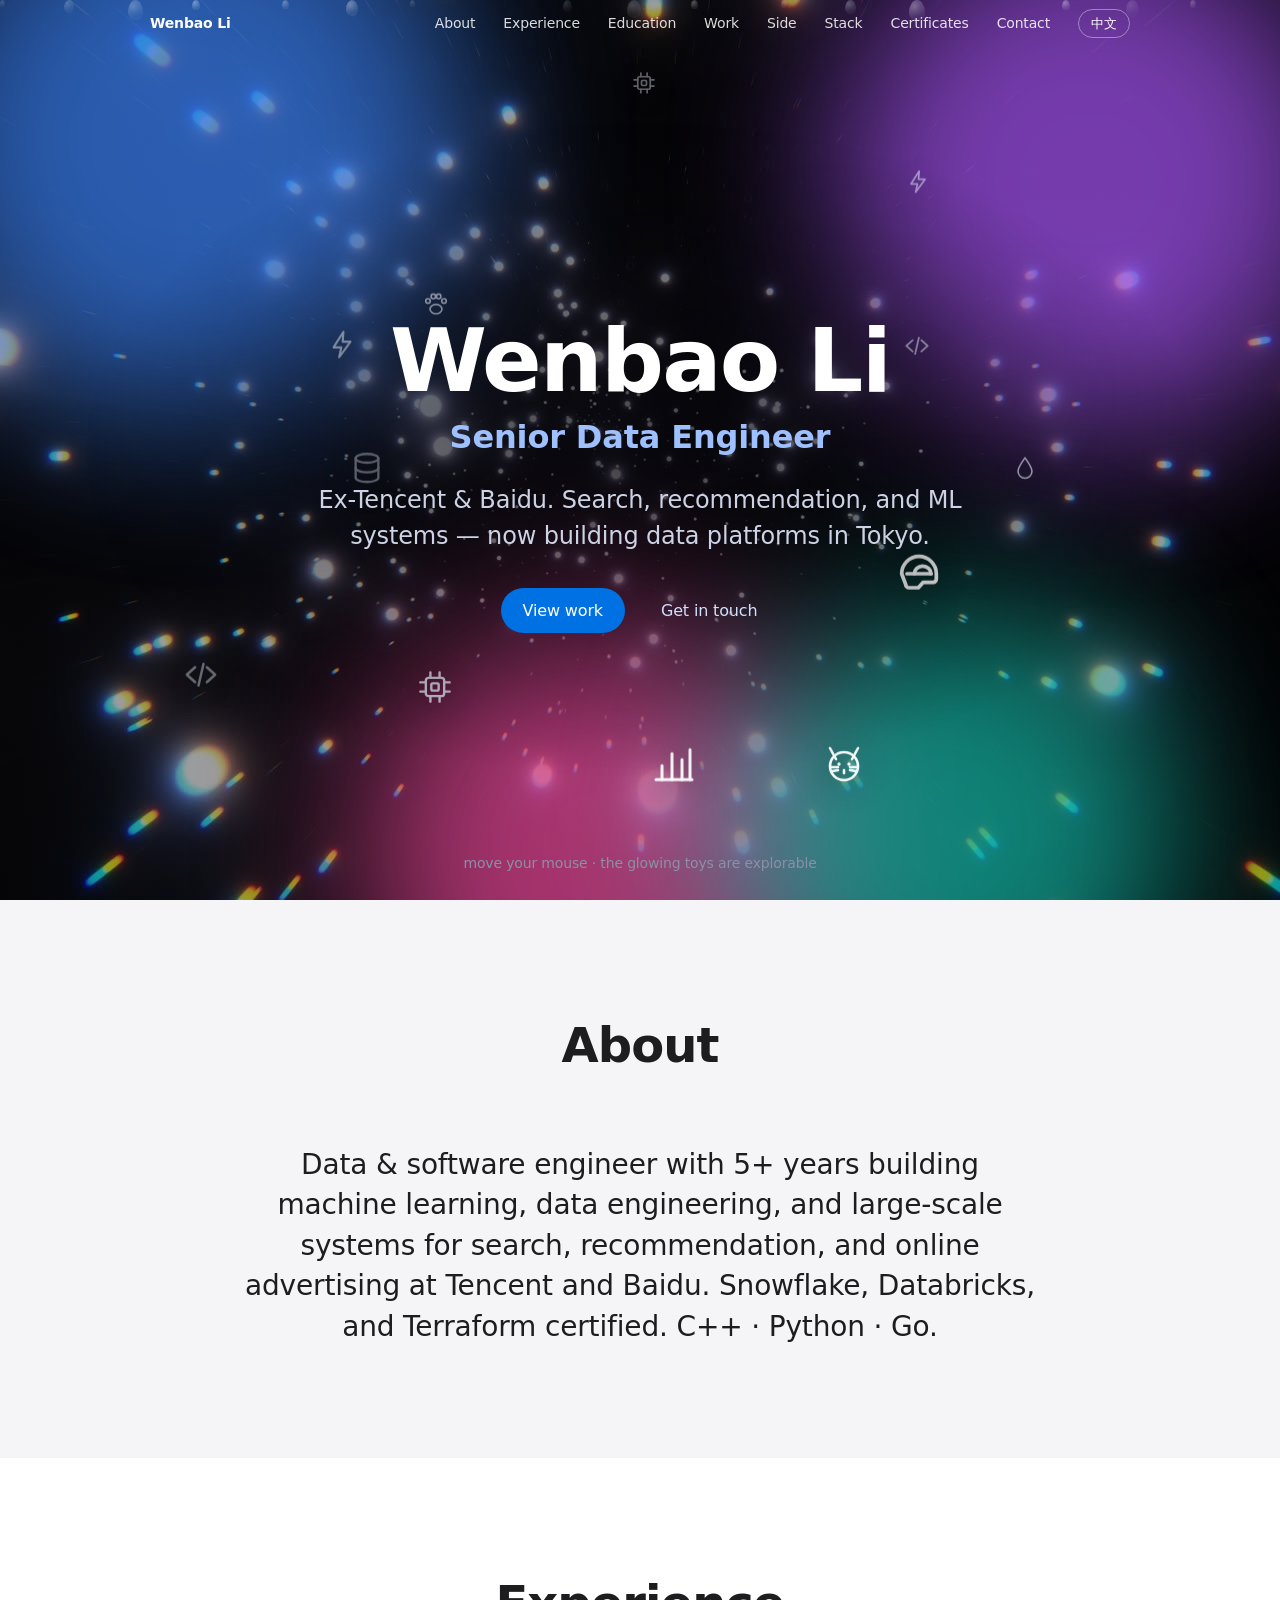
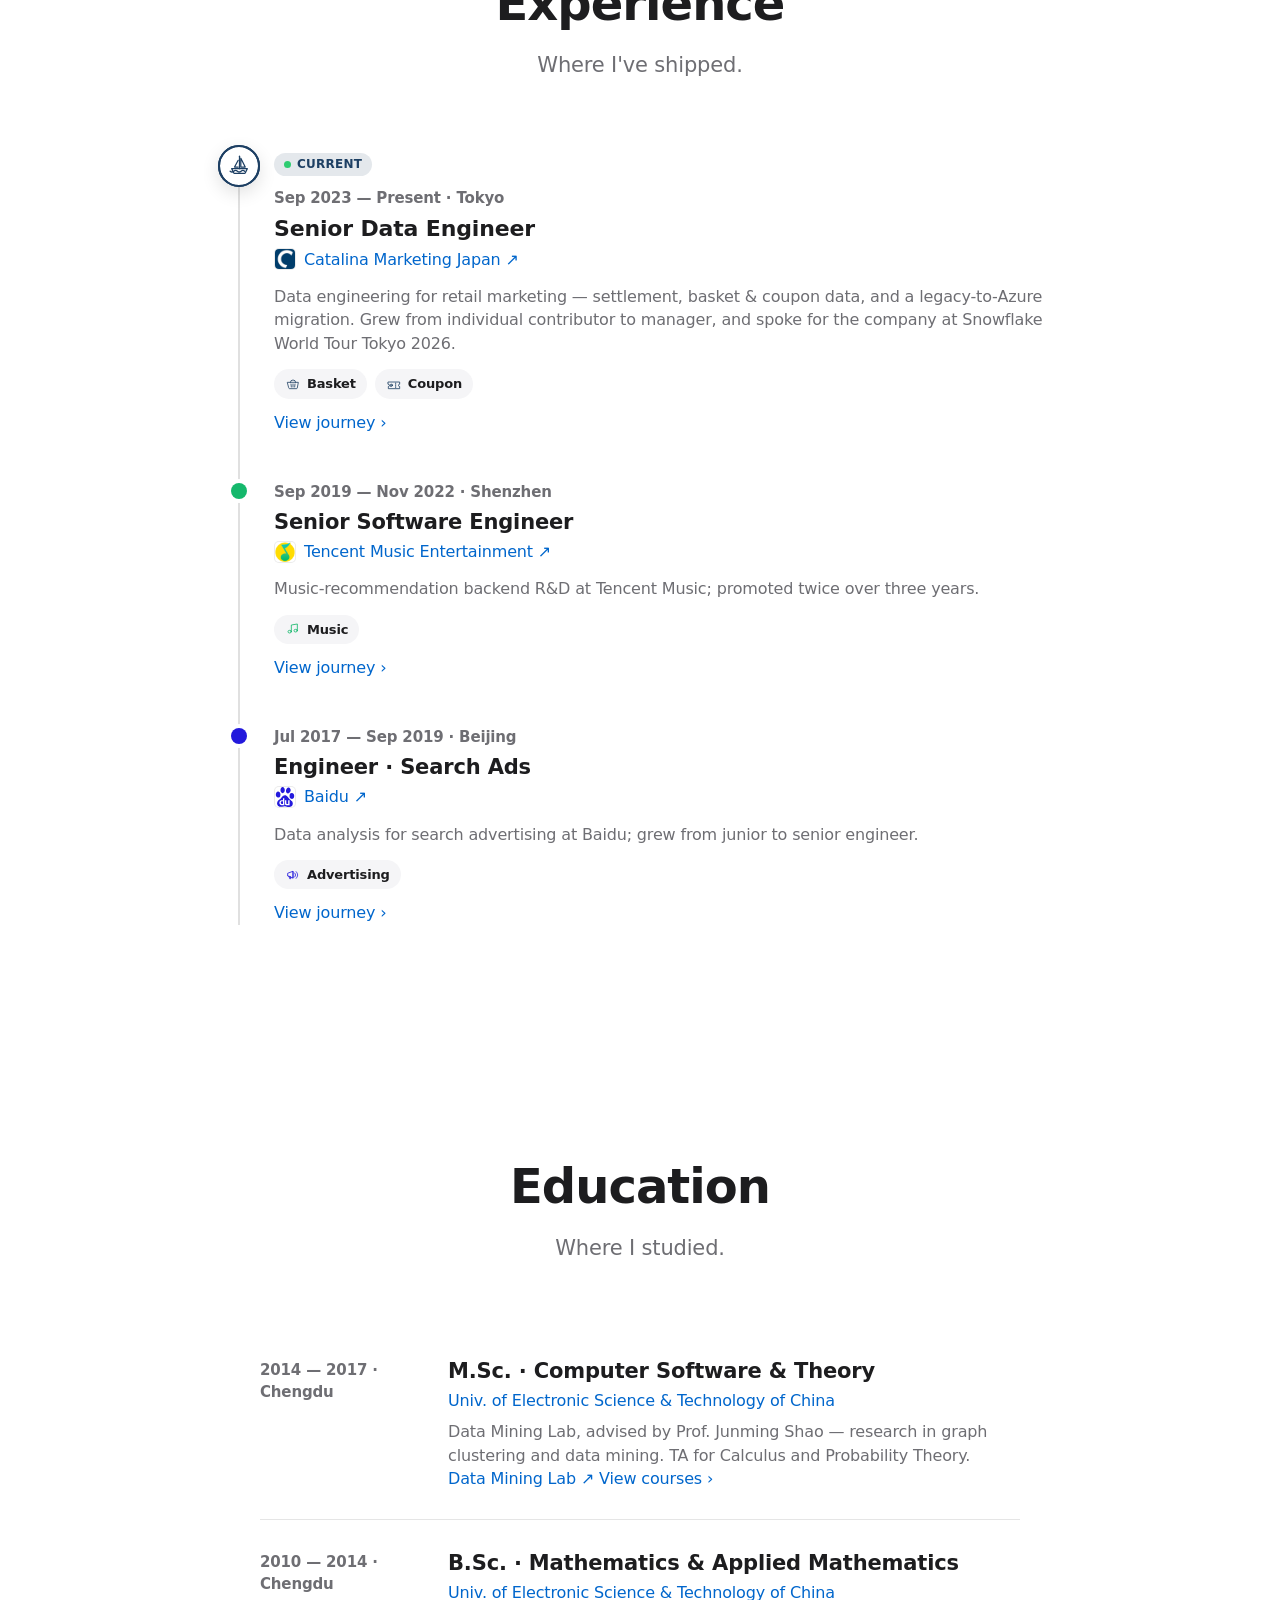
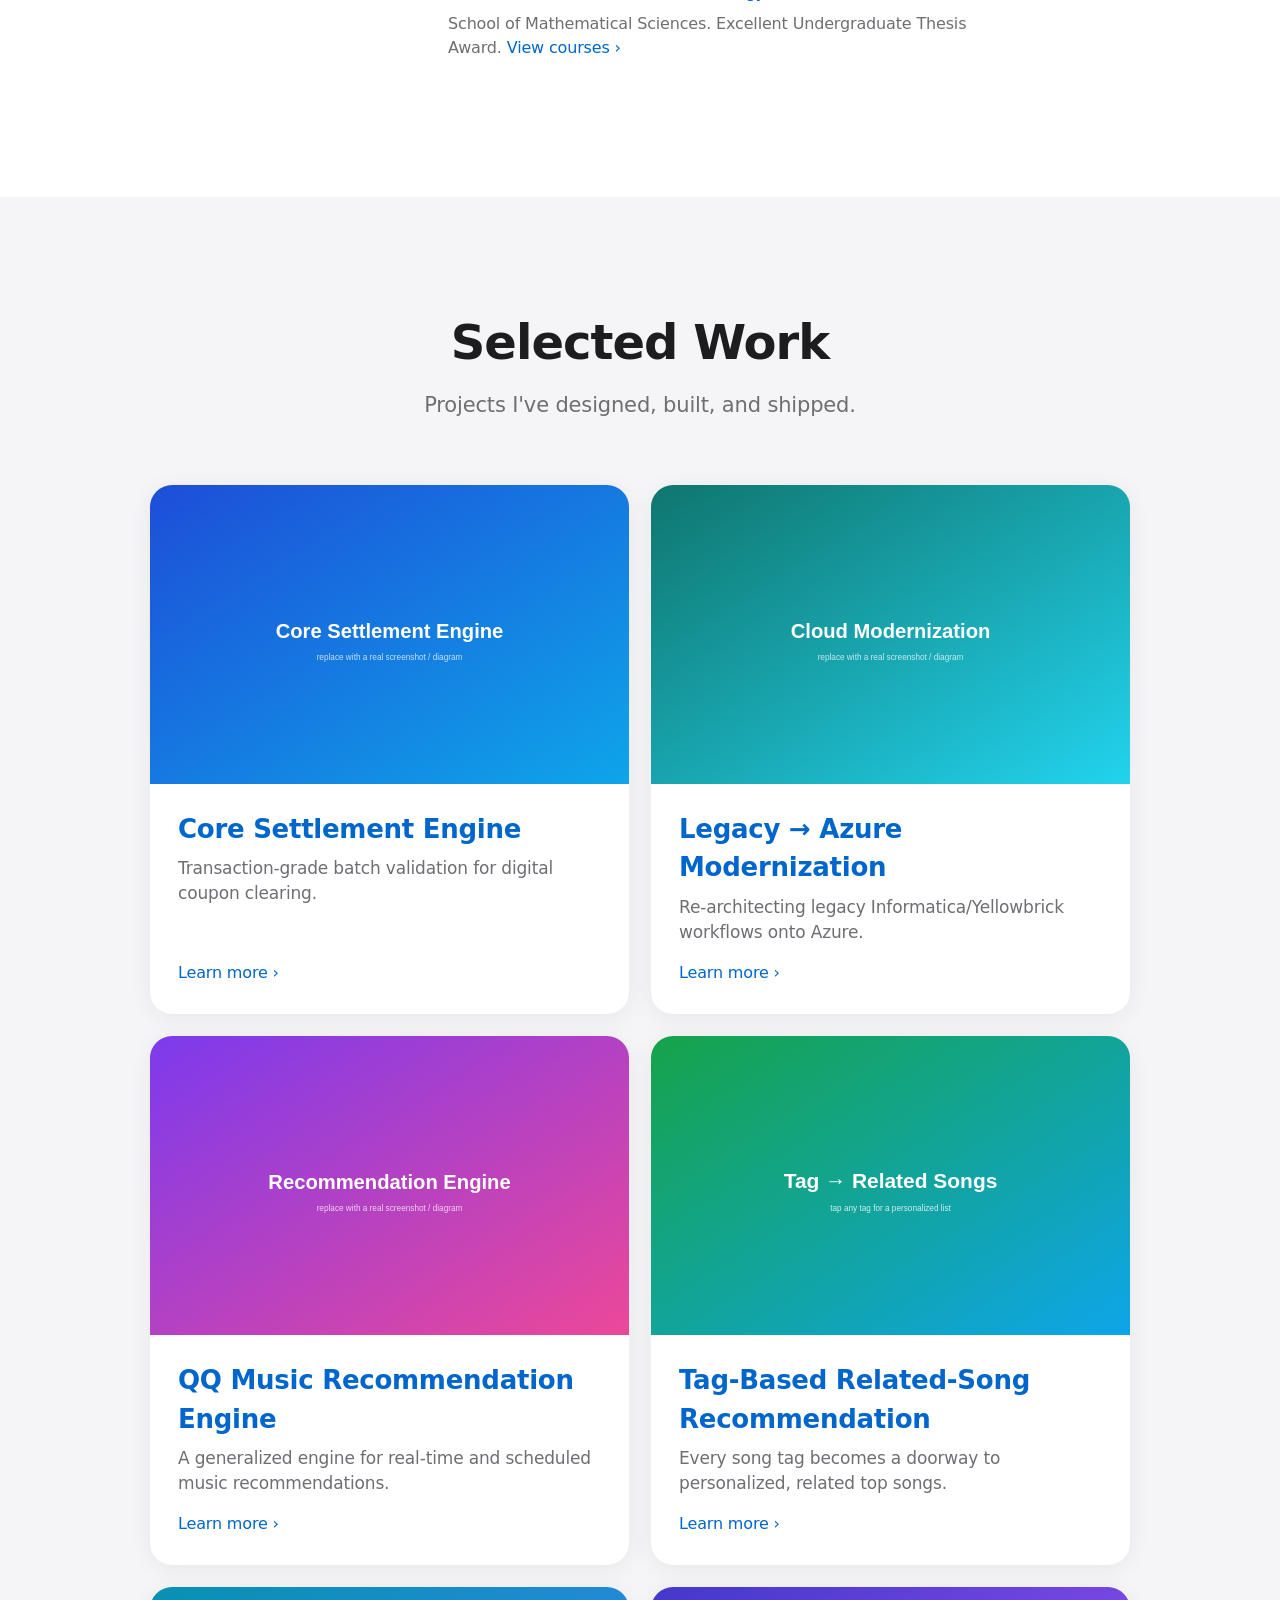
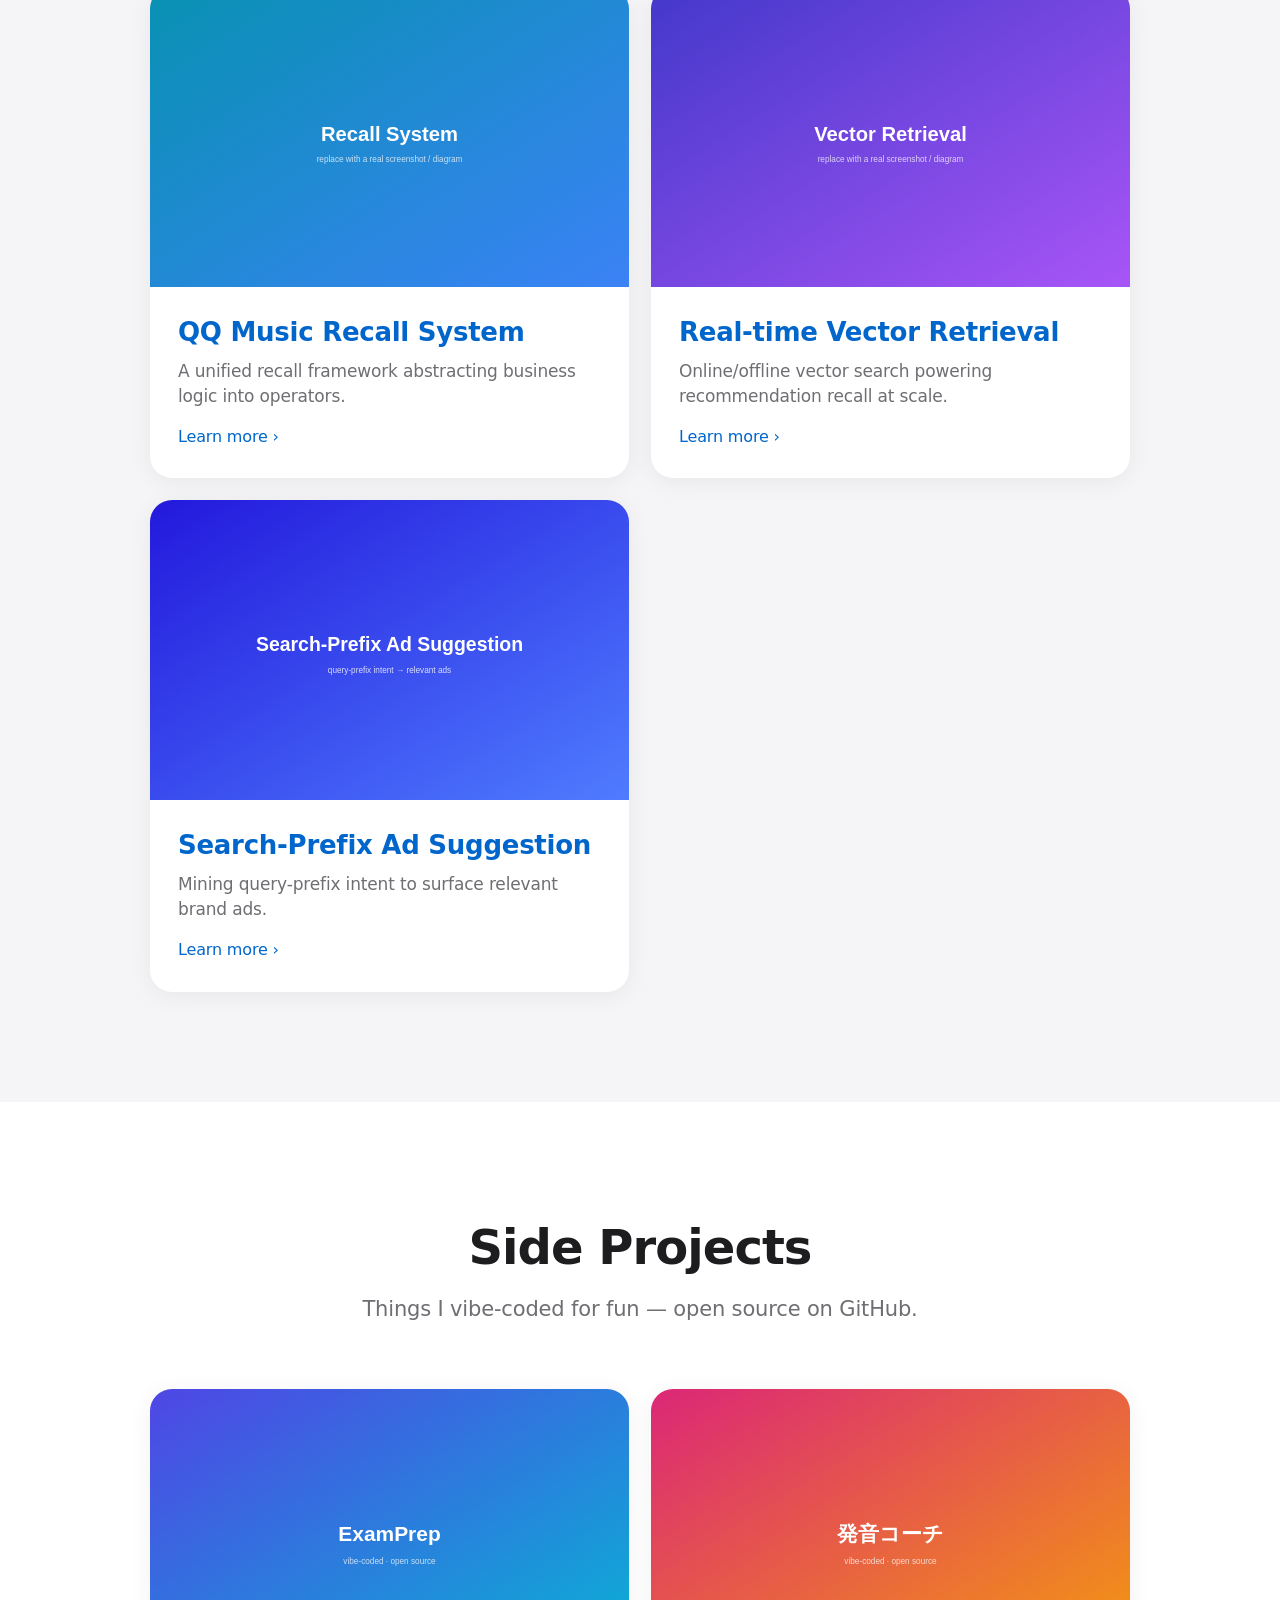
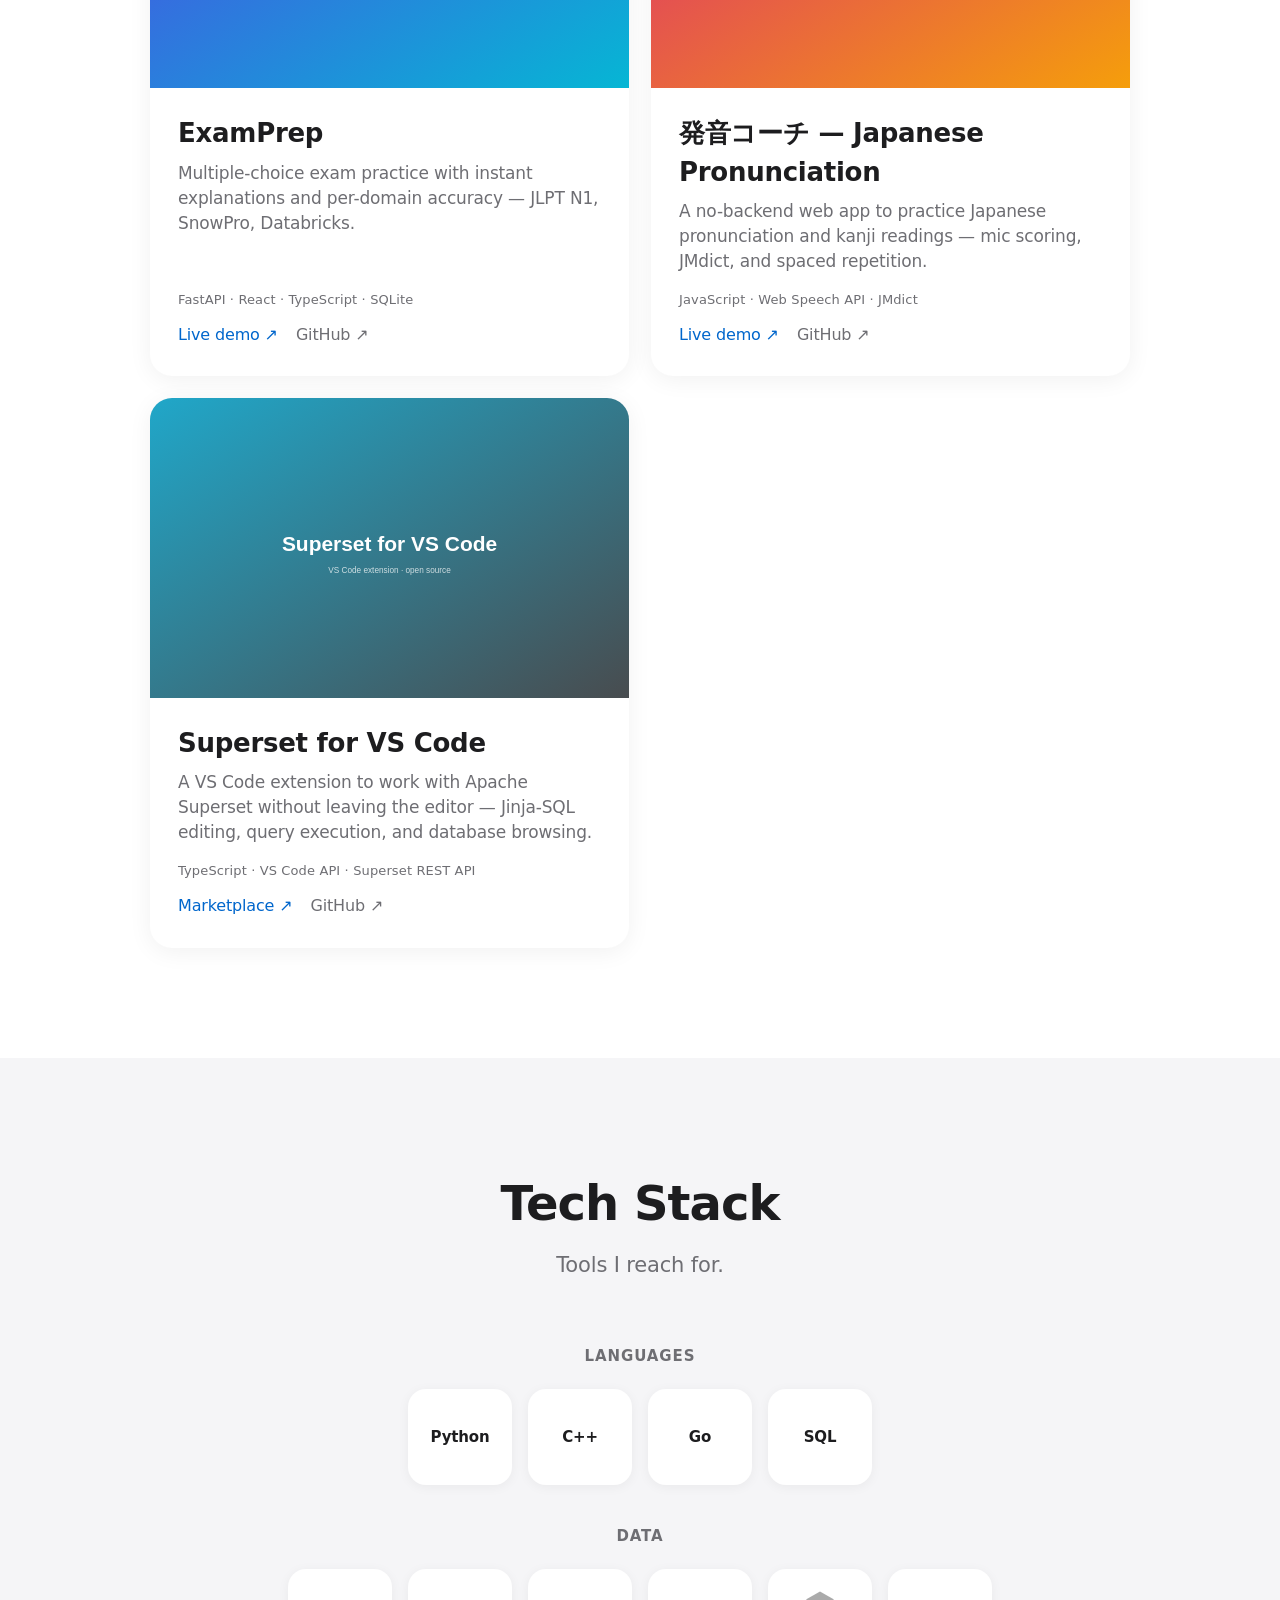
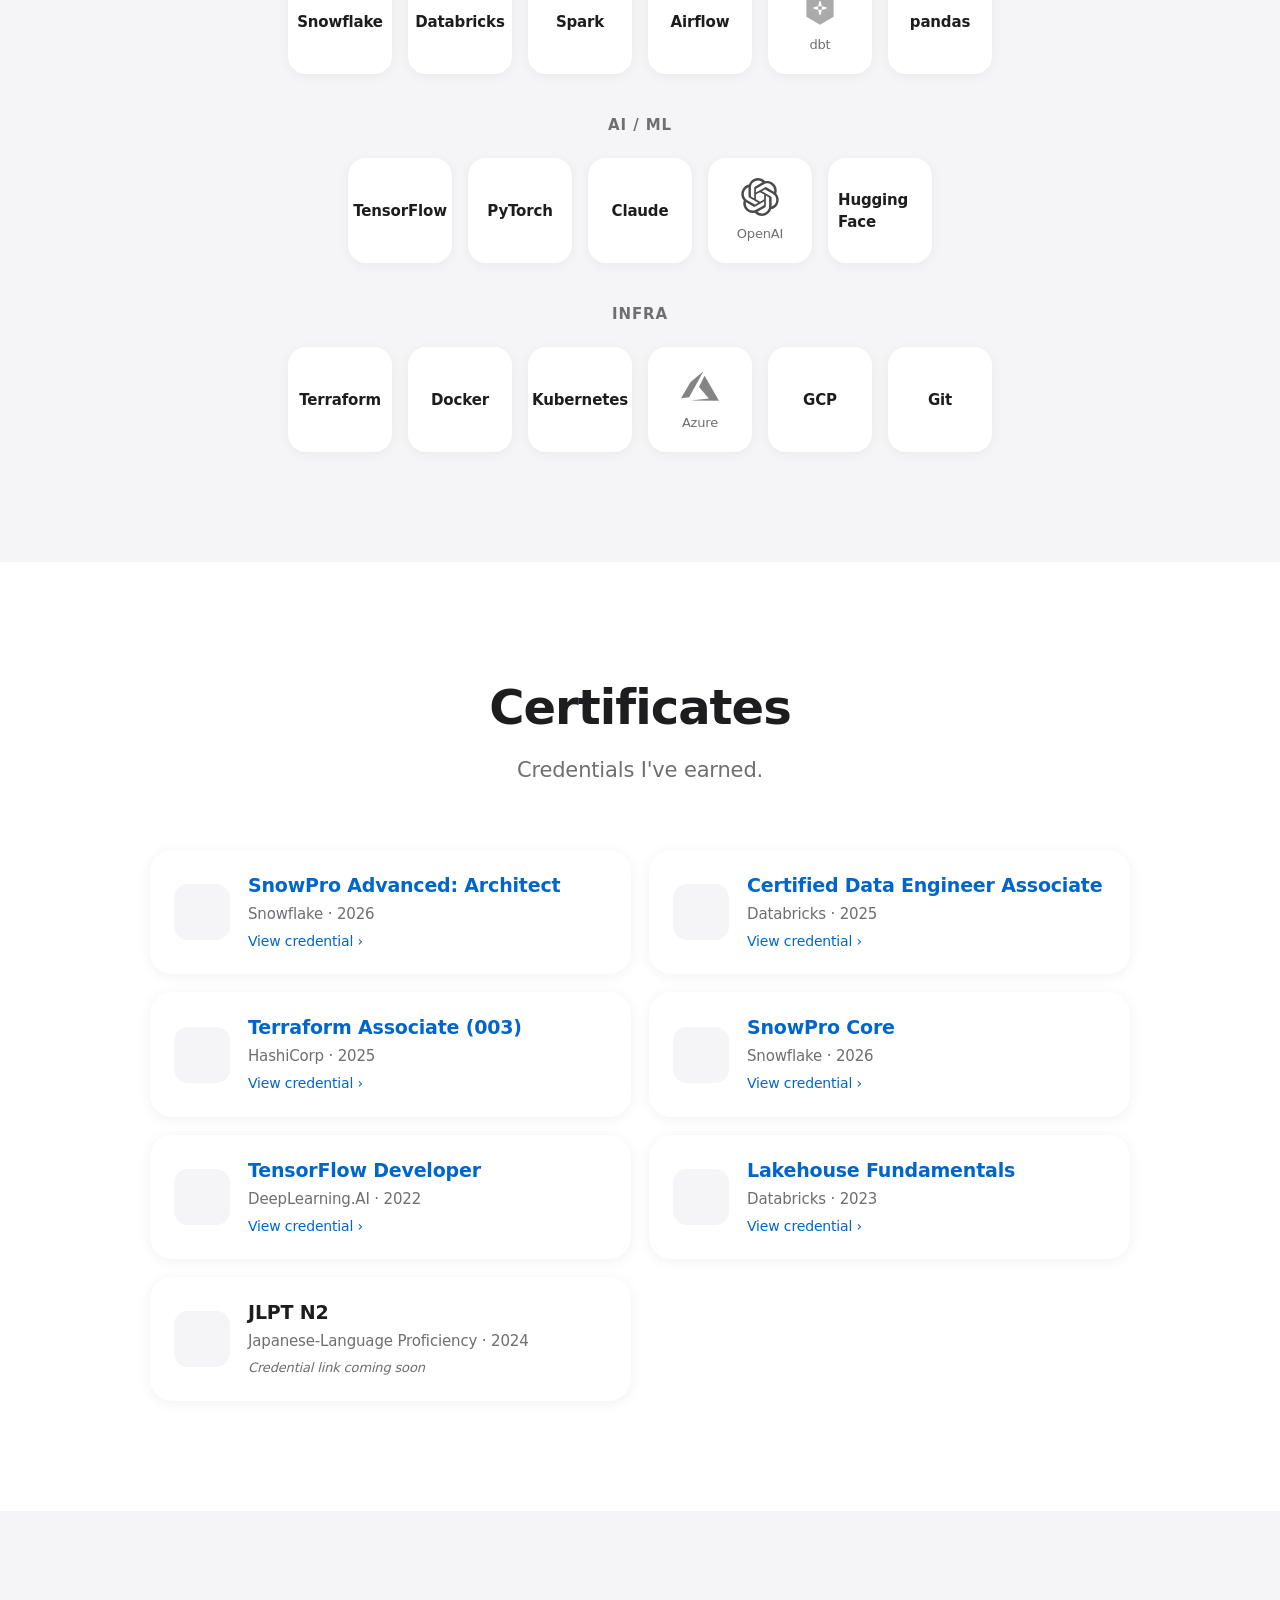
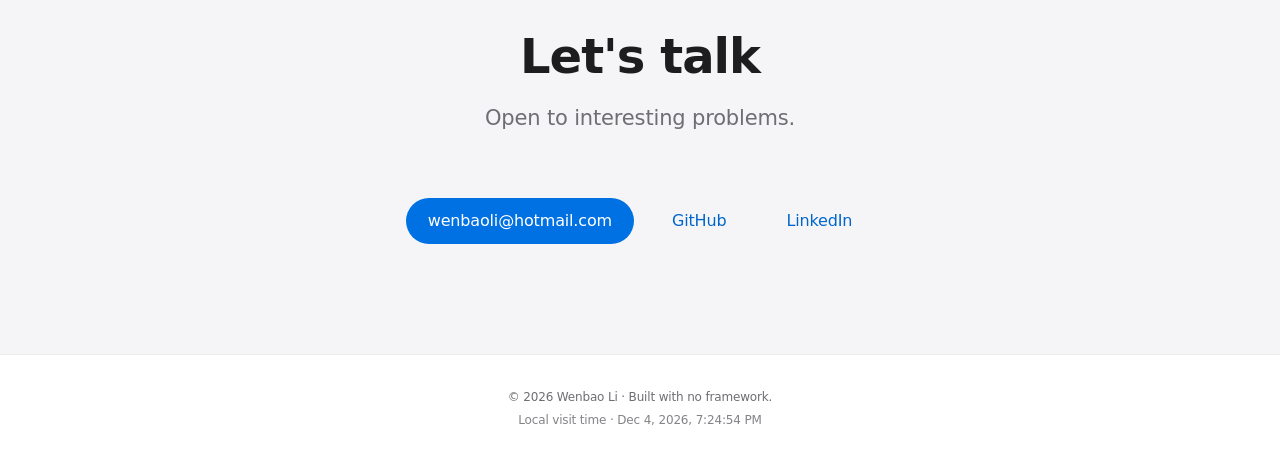
<file: index.html>
<!doctype html>
<html lang="en">
<head>
  <meta charset="utf-8">
  <meta name="viewport" content="width=device-width, initial-scale=1">
  <title>Wenbao Li</title>
  <meta name="description" content="Wenbao Li — Data & AI Engineer. Data platforms, LLM agents, and quantitative systems.">
  <link rel="stylesheet" href="css/style.css">
  <script src="js/analytics.js"></script>
</head>
<body class="lang-en">

  <nav class="nav">
    <div class="nav-inner">
      <a class="brand" href="index.html" id="hero-brand">Wenbao Li</a>
      <span class="spacer"></span>
      <a class="link hide-sm" href="#about" id="nav-about">About</a>
      <a class="link hide-sm" href="#experience" id="nav-exp">Experience</a>
      <a class="link hide-sm" href="#education" id="nav-edu">Education</a>
      <a class="link hide-sm" href="#work" id="nav-work">Work</a>
      <a class="link hide-sm" href="#side" id="nav-side">Side</a>
      <a class="link hide-sm" href="#tech" id="nav-tech">Stack</a>
      <a class="link hide-sm" href="#certs" id="nav-certs">Certificates</a>
      <a class="link hide-sm" href="#contact" id="nav-contact">Contact</a>
      <button class="lang-toggle" id="lang-toggle">中文</button>
    </div>
  </nav>

  <header class="hero" id="hero">
    <video class="hero-video" autoplay muted loop playsinline preload="metadata" poster="video/hero-poster.jpg"><source src="video/hero-bg.mp4" type="video/mp4"></video>
    <div class="blob b1" data-depth="0.10"></div>
    <div class="blob b2" data-depth="0.14"></div>
    <div class="blob b3" data-depth="0.08"></div>
    <div class="blob b4" data-depth="0.12"></div>
    <div class="hero-drops" id="hero-drops"></div>
    <div class="hero-toys" id="hero-toys"></div>

    <div class="hero-content" id="hero-content">
      <h1 id="hero-name">Wenbao Li</h1>
      <div class="title" id="hero-title"></div>
      <p class="tagline" id="hero-tagline"></p>
      <div class="cta">
        <a class="btn btn-primary" href="#work" id="cta-work">View work</a>
        <a class="btn btn-ghost" href="#contact" id="cta-contact">Get in touch ›</a>
      </div>
    </div>
    <div class="hero-hint" id="hero-hint"></div>
  </header>

  <section id="about" class="alt about">
    <div class="wrap">
      <div class="section-head"><h2 id="about-h">About</h2></div>
      <p id="about-text"></p>
    </div>
  </section>

  <section id="experience">
    <div class="wrap">
      <div class="section-head"><h2 id="exp-h">Experience</h2><p id="exp-sub"></p></div>
      <div class="timeline spine" id="timeline"></div>
    </div>
  </section>

  <section id="education">
    <div class="wrap">
      <div class="section-head"><h2 id="edu-h">Education</h2><p id="edu-sub"></p></div>
      <div class="timeline" id="education-list"></div>
    </div>
  </section>

  <section id="work" class="alt">
    <div class="wrap">
      <div class="section-head"><h2 id="work-h">Selected Work</h2><p id="work-sub"></p></div>
      <div class="proj-grid" id="proj-grid"></div>
    </div>
  </section>

  <section id="side">
    <div class="wrap">
      <div class="section-head"><h2 id="side-h">Side Projects</h2><p id="side-sub"></p></div>
      <div class="proj-grid" id="side-grid"></div>
    </div>
  </section>

  <section id="tech" class="alt">
    <div class="wrap">
      <div class="section-head"><h2 id="tech-h">Tech Stack</h2><p id="tech-sub"></p></div>
      <div id="tech-grid"></div>
    </div>
  </section>

  <section id="certs">
    <div class="wrap">
      <div class="section-head"><h2 id="certs-h">Certificates</h2><p id="certs-sub"></p></div>
      <div class="cert-grid" id="cert-grid"></div>
    </div>
  </section>

  <section id="contact" class="alt contact">
    <div class="wrap">
      <div class="section-head"><h2 id="contact-h">Let's talk</h2><p id="contact-sub"></p></div>
      <div class="links" id="contact-links"></div>
    </div>
  </section>

  <footer>© <span id="year"></span> Wenbao Li · Built with no framework.<br><span id="visit-time" class="visit-time"></span><span id="visit-count" class="visit-time"></span></footer>

  <script src="js/icons.js"></script>
  <script src="js/data.js"></script>
  <script src="js/site.js"></script>
  <script src="js/footer.js"></script>
</body>
</html>
</file>
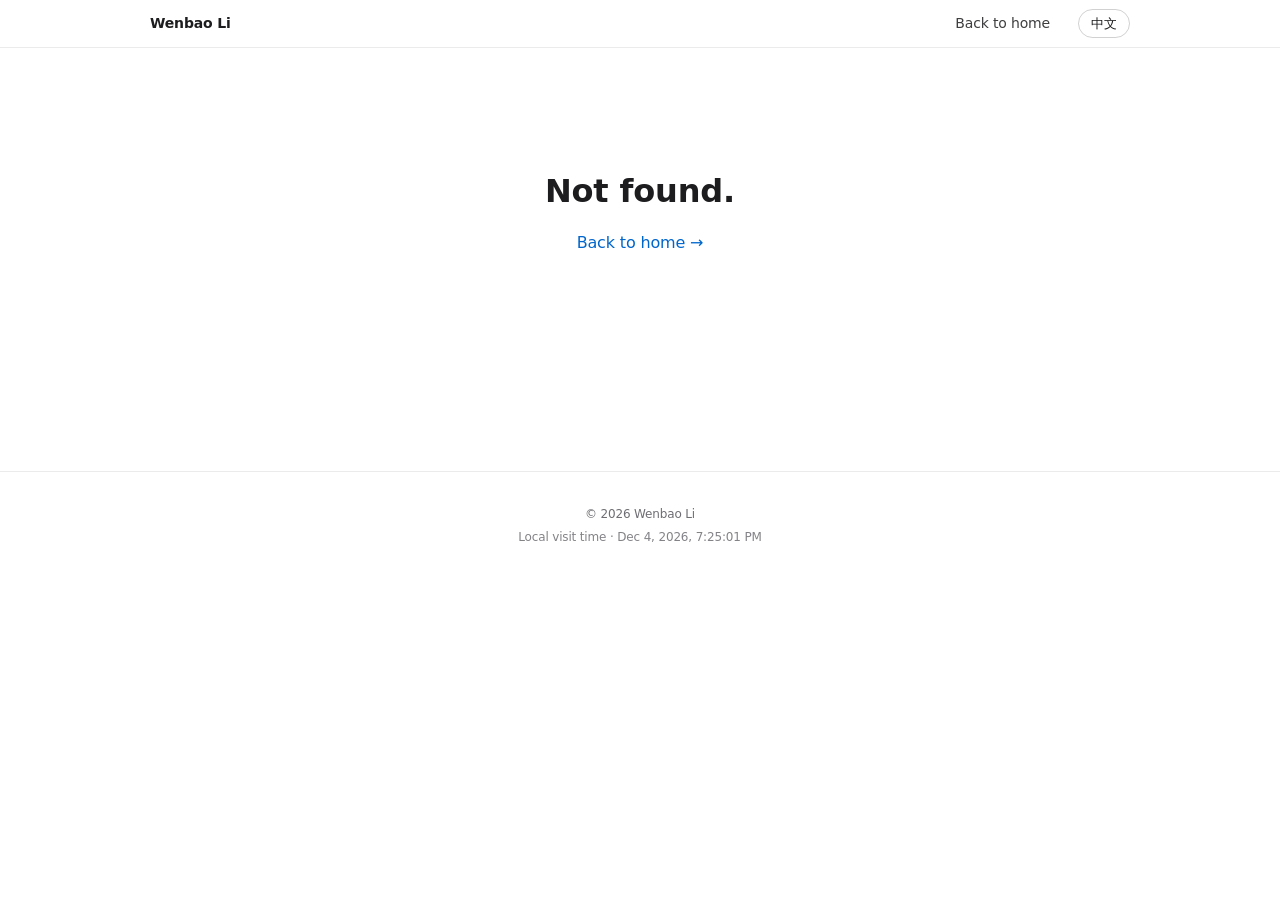
<file: company.html>
<!doctype html>
<html lang="en">
<head>
  <meta charset="utf-8">
  <meta name="viewport" content="width=device-width, initial-scale=1">
  <title>Wenbao Li</title>
  <link rel="stylesheet" href="css/style.css">
  <script src="js/analytics.js"></script>
</head>
<body class="lang-en">

  <nav class="nav">
    <div class="nav-inner">
      <a class="brand" href="index.html">Wenbao Li</a>
      <span class="spacer"></span>
      <a class="link" href="index.html#experience" id="nav-back">Back to home</a>
      <button class="lang-toggle" id="lang-toggle">中文</button>
    </div>
  </nav>

  <main id="company-root"></main>

  <footer>© <span id="year"></span> Wenbao Li<br><span id="visit-time" class="visit-time"></span><span id="visit-count" class="visit-time"></span></footer>

  <script src="js/icons.js"></script>
  <script src="js/data.js"></script>
  <script src="js/site.js"></script>
  <script src="js/footer.js"></script>
</body>
</html>
</file>
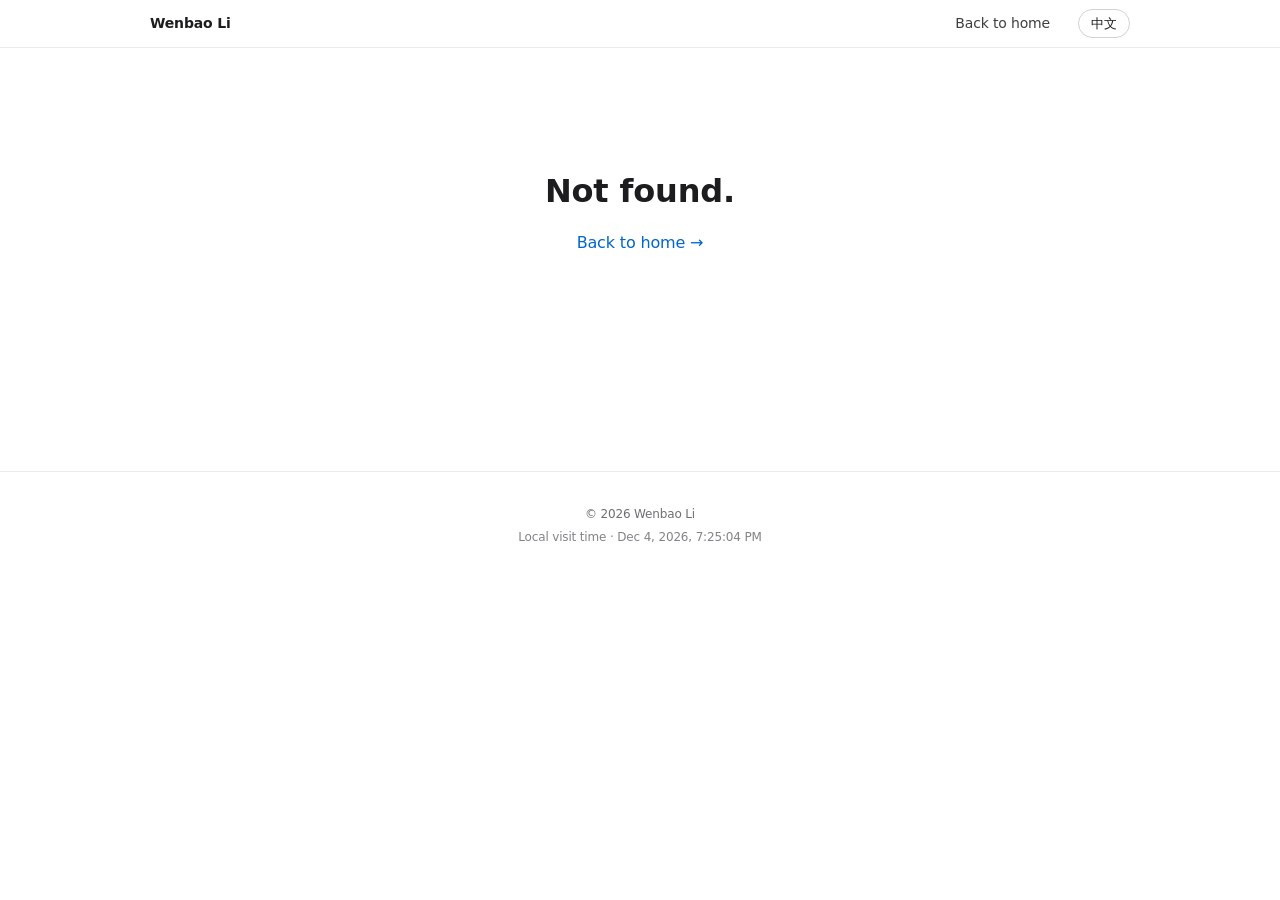
<file: edu.html>
<!doctype html>
<html lang="en">
<head>
  <meta charset="utf-8">
  <meta name="viewport" content="width=device-width, initial-scale=1">
  <title>Wenbao Li</title>
  <link rel="stylesheet" href="css/style.css">
  <script src="js/analytics.js"></script>
</head>
<body class="lang-en">

  <nav class="nav">
    <div class="nav-inner">
      <a class="brand" href="index.html">Wenbao Li</a>
      <span class="spacer"></span>
      <a class="link" href="index.html#education" id="nav-back">Back to home</a>
      <button class="lang-toggle" id="lang-toggle">中文</button>
    </div>
  </nav>

  <main id="edu-root"></main>

  <footer>© <span id="year"></span> Wenbao Li<br><span id="visit-time" class="visit-time"></span><span id="visit-count" class="visit-time"></span></footer>

  <script src="js/data.js"></script>
  <script src="js/site.js"></script>
  <script src="js/footer.js"></script>
</body>
</html>
</file>
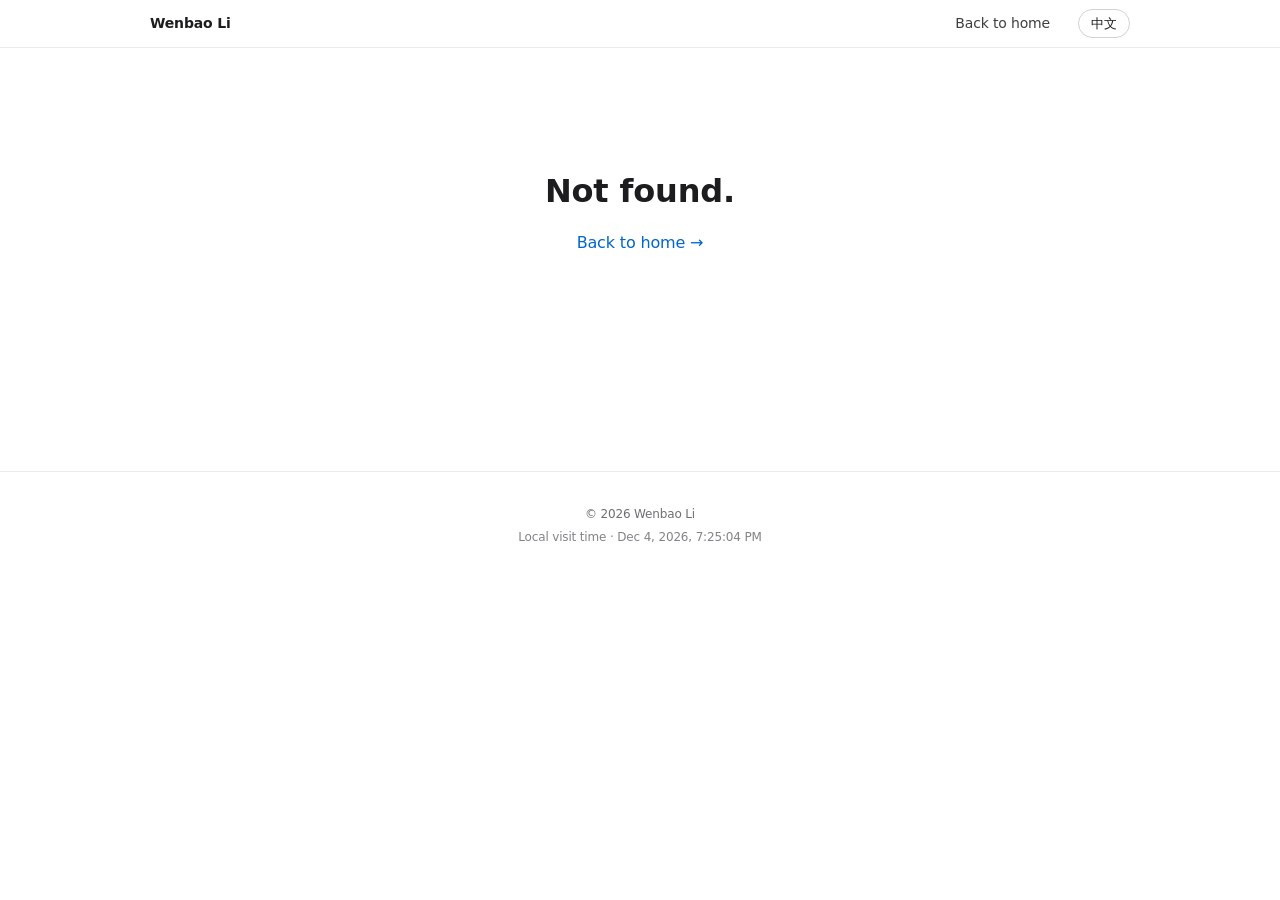
<file: project.html>
<!doctype html>
<html lang="en">
<head>
  <meta charset="utf-8">
  <meta name="viewport" content="width=device-width, initial-scale=1">
  <title>Project — Wenbao Li</title>
  <link rel="stylesheet" href="css/style.css">
  <script src="js/analytics.js"></script>
</head>
<body class="lang-en">

  <nav class="nav">
    <div class="nav-inner">
      <a class="brand" href="index.html">Wenbao Li</a>
      <span class="spacer"></span>
      <a class="link" href="index.html" id="nav-back">Back to home</a>
      <button class="lang-toggle" id="lang-toggle">中文</button>
    </div>
  </nav>

  <main id="project-root"></main>

  <footer>© <span id="year"></span> Wenbao Li<br><span id="visit-time" class="visit-time"></span><span id="visit-count" class="visit-time"></span></footer>

  <script src="js/data.js"></script>
  <script src="js/archflow.js"></script>
  <script src="js/site.js"></script>
  <script src="js/footer.js"></script>
</body>
</html>
</file>
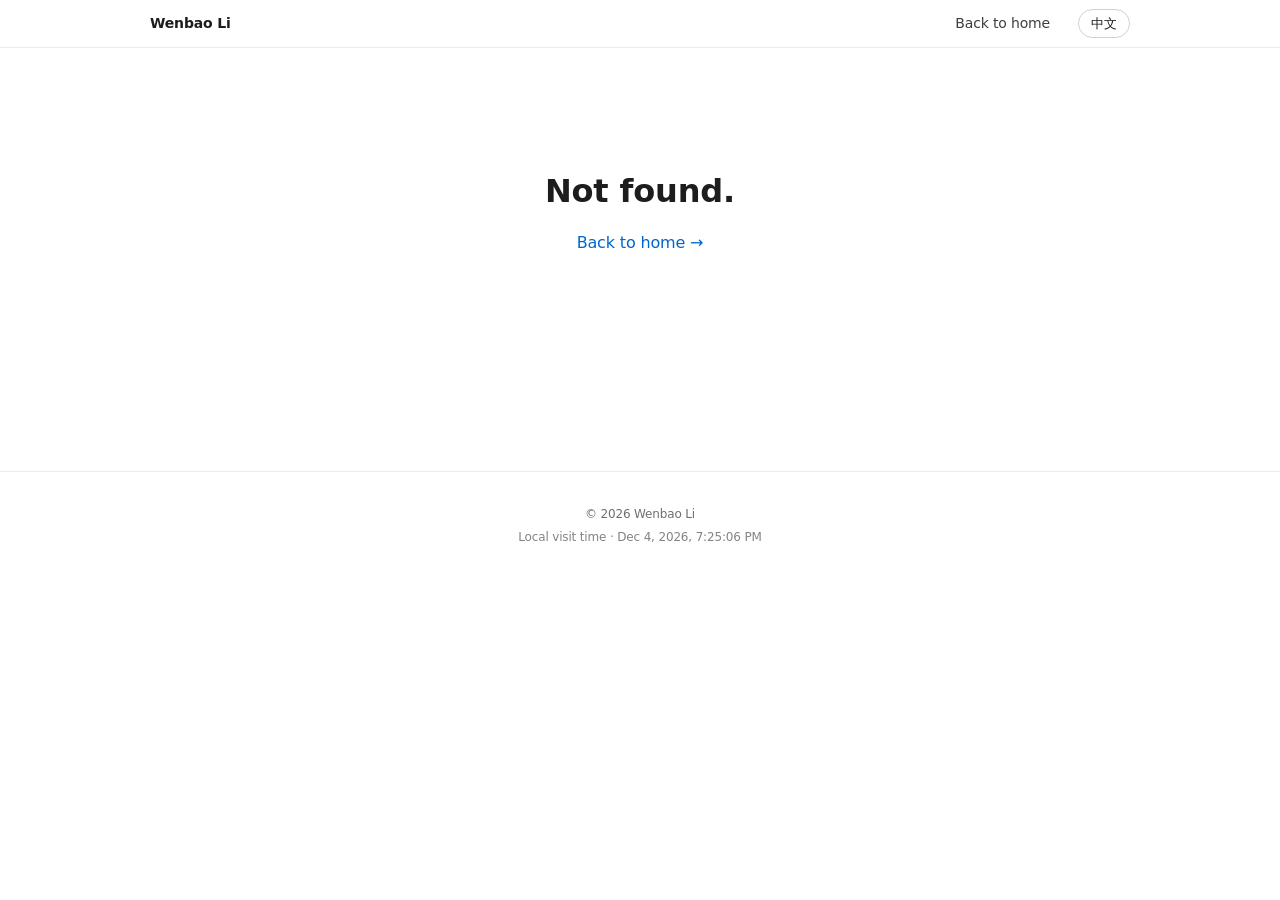
<file: tech.html>
<!doctype html>
<html lang="en">
<head>
  <meta charset="utf-8">
  <meta name="viewport" content="width=device-width, initial-scale=1">
  <title>Wenbao Li</title>
  <link rel="stylesheet" href="css/style.css">
  <script src="js/analytics.js"></script>
</head>
<body class="lang-en">

  <nav class="nav">
    <div class="nav-inner">
      <a class="brand" href="index.html">Wenbao Li</a>
      <span class="spacer"></span>
      <a class="link" href="index.html#tech" id="nav-back">Back to home</a>
      <button class="lang-toggle" id="lang-toggle">中文</button>
    </div>
  </nav>

  <main id="tech-root"></main>

  <footer>© <span id="year"></span> Wenbao Li<br><span id="visit-time" class="visit-time"></span><span id="visit-count" class="visit-time"></span></footer>

  <script src="js/icons.js"></script>
  <script src="js/data.js"></script>
  <script src="js/site.js"></script>
  <script src="js/footer.js"></script>
</body>
</html>
</file>
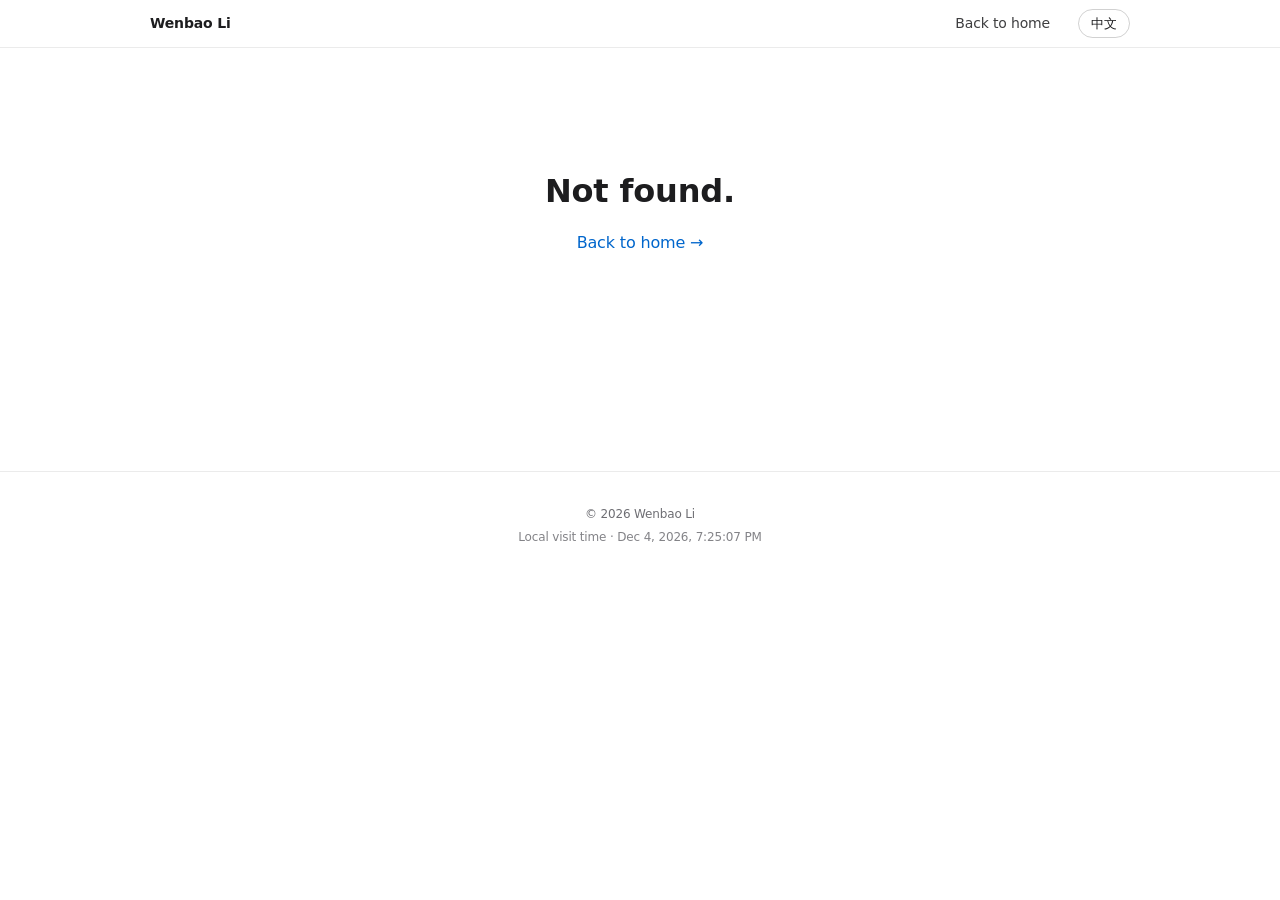
<file: topic.html>
<!doctype html>
<html lang="en">
<head>
  <meta charset="utf-8">
  <meta name="viewport" content="width=device-width, initial-scale=1">
  <title>Wenbao Li</title>
  <link rel="stylesheet" href="css/style.css">
  <script src="js/analytics.js"></script>
</head>
<body class="lang-en">

  <nav class="nav">
    <div class="nav-inner">
      <a class="brand" href="index.html">Wenbao Li</a>
      <span class="spacer"></span>
      <a class="link" href="index.html" id="nav-back">Back to home</a>
      <button class="lang-toggle" id="lang-toggle">中文</button>
    </div>
  </nav>

  <main id="topic-root"></main>

  <footer>© <span id="year"></span> Wenbao Li<br><span id="visit-time" class="visit-time"></span><span id="visit-count" class="visit-time"></span></footer>

  <script src="js/icons.js"></script>
  <script src="js/data.js"></script>
  <script src="js/site.js"></script>
  <script src="js/footer.js"></script>
</body>
</html>
</file>
<file: css/style.css>
/* Apple-style design system. Pure CSS, no dependencies. */

:root {
  --bg: #ffffff;
  --bg-alt: #f5f5f7;       /* Apple's section gray */
  --ink: #1d1d1f;          /* near-black text */
  --ink-soft: #6e6e73;     /* secondary text */
  --accent: #0071e3;       /* Apple blue */
  --accent-ink: #06c;
  --card-radius: 22px;
  --maxw: 1024px;
  --nav-h: 48px;
  --ease: cubic-bezier(.16,1,.3,1);
  --font: -apple-system, BlinkMacSystemFont, "SF Pro Text", "SF Pro Display",
          "Segoe UI", "PingFang SC", "Microsoft YaHei", system-ui, sans-serif;
}

* { box-sizing: border-box; margin: 0; padding: 0; }

html { scroll-behavior: smooth; -webkit-text-size-adjust: 100%; }

body {
  font-family: var(--font);
  color: var(--ink);
  background: var(--bg);
  line-height: 1.47;
  letter-spacing: -.01em;
  -webkit-font-smoothing: antialiased;
}

a { color: var(--accent-ink); text-decoration: none; }
a:hover { text-decoration: underline; }

img { max-width: 100%; display: block; }

.wrap { max-width: var(--maxw); margin: 0 auto; padding: 0 22px; }

/* ---------- Nav ---------- */
.nav {
  position: sticky; top: 0; z-index: 100;
  height: var(--nav-h);
  background: rgba(255,255,255,.72);
  backdrop-filter: saturate(180%) blur(20px);
  -webkit-backdrop-filter: saturate(180%) blur(20px);
  border-bottom: 1px solid rgba(0,0,0,.08);
}
.nav-inner {
  max-width: var(--maxw); margin: 0 auto; height: 100%;
  display: flex; align-items: center; gap: 28px;
  padding: 0 22px;
  font-size: 14px;
}
.nav .brand { font-weight: 600; color: var(--ink); }
.nav .spacer { flex: 1; }
.nav a.link { color: var(--ink); opacity: .85; }
.nav a.link:hover { opacity: 1; text-decoration: none; }
.lang-toggle {
  font: inherit; font-size: 13px; cursor: pointer;
  border: 1px solid rgba(0,0,0,.18); border-radius: 980px;
  background: transparent; color: var(--ink);
  padding: 4px 12px; transition: background .2s, border-color .2s;
}
.lang-toggle:hover { background: rgba(0,0,0,.05); }
@media (max-width: 640px) { .nav .link.hide-sm { display: none; } }

/* ---------- Hero (dark, interactive) ---------- */
.hero {
  position: relative; overflow: hidden;
  min-height: 100vh; margin-top: calc(-1 * var(--nav-h));
  display: flex; flex-direction: column; align-items: center; justify-content: center;
  text-align: center; padding: 0 22px;
  background: #07070c; color: #fff;
}
.hero .blob { position: absolute; border-radius: 50%; filter: blur(80px); opacity: .7; will-change: transform; }
.hero .b1 { width: 560px; height: 560px; background: #3b82f6; top: -140px; left: -90px; }
.hero .b2 { width: 520px; height: 520px; background: #a855f7; top: -80px; right: -70px; }
.hero .b3 { width: 500px; height: 500px; background: #ec4899; bottom: -200px; left: 28%; }
.hero .b4 { width: 460px; height: 460px; background: #14b8a6; bottom: -160px; right: 8%; }

.hero-video { position: absolute; inset: 0; width: 100%; height: 100%; object-fit: cover;
  z-index: 0; opacity: .6; pointer-events: none; }
@media (prefers-reduced-motion: reduce) { .hero-video { display: none; } }
@media (max-width: 700px) { .hero-video { display: none; } }
.hero-drops { position: absolute; inset: 0; z-index: 1; pointer-events: none; overflow: hidden; }
.hero-drops .drop {
  position: absolute; border-radius: 50% 50% 50% 50% / 60% 60% 40% 40%;
  background: radial-gradient(circle at 35% 30%, rgba(255,255,255,.55), rgba(160,200,255,.10) 60%, transparent 70%);
  box-shadow: inset 0 0 6px rgba(255,255,255,.25);
  animation: drop-fall linear infinite;
}
@keyframes drop-fall { 0% { transform: translateY(-12vh); } 100% { transform: translateY(112vh); } }

.hero-toys { position: absolute; inset: 0; z-index: 2; }
.hero-toys .toy {
  position: absolute; will-change: transform; color: #eaf0ff;
  filter: drop-shadow(0 6px 16px rgba(0,0,0,.5));
}
.hero-toys .toy svg { display: block; width: 100%; height: 100%; }
.hero-toys a.toy { cursor: pointer; color: #fff; text-decoration: none; }
.hero-toys a.toy .ring {
  position: absolute; inset: -14px; border-radius: 50%;
  border: 1px solid transparent; transition: border-color .25s, box-shadow .25s;
}
.hero-toys a.toy:hover .ring { border-color: rgba(255,255,255,.35); box-shadow: 0 0 30px rgba(120,170,255,.45); }
.hero-toys a.toy:hover { color: #cfe0ff; }
.hero-toys a.toy .label {
  position: absolute; left: 50%; top: -30px; transform: translateX(-50%);
  white-space: nowrap; font-size: 12px; font-weight: 600; color: #0a0a10; background: #fff;
  padding: 4px 10px; border-radius: 980px; opacity: 0; transition: opacity .2s; pointer-events: none;
}
.hero-toys a.toy:hover .label { opacity: 1; }

.hero::after {
  content: ""; position: absolute; inset: 0; z-index: 3; pointer-events: none;
  background: radial-gradient(ellipse 62% 52% at 50% 50%, rgba(7,7,12,.6), transparent 70%);
}
.hero-content { position: relative; z-index: 4; pointer-events: none; padding-top: var(--nav-h); }
.hero-content .cta { pointer-events: auto; }
.hero-hint {
  position: absolute; bottom: 26px; left: 0; right: 0; z-index: 4;
  font-size: 14px; color: #8b90a6; pointer-events: none;
}
.hero h1 {
  font-size: clamp(44px, 8vw, 88px);
  line-height: 1.04; font-weight: 700; letter-spacing: -.02em;
}
.hero .title {
  font-size: clamp(21px, 3.6vw, 32px);
  font-weight: 600; color: #9fc0ff;
  margin-top: 8px;
}
.hero .tagline {
  font-size: clamp(17px, 2.4vw, 24px);
  color: #cdd2e4; font-weight: 400;
  max-width: 680px; margin: 22px auto 0;
}
.hero .cta { margin-top: 34px; display: flex; gap: 14px; justify-content: center; flex-wrap: wrap; }
.hero .btn-ghost { color: #cfe0ff; }

/* nav transparent while over the dark hero, solid after scrolling past it */
.nav.over-hero {
  background: transparent; backdrop-filter: none; -webkit-backdrop-filter: none;
  border-bottom-color: transparent;
}
.nav.over-hero .brand, .nav.over-hero a.link { color: #fff; }
.nav.over-hero .lang-toggle { color: #fff; border-color: rgba(255,255,255,.4); }
.nav.over-hero .lang-toggle:hover { background: rgba(255,255,255,.12); }

@media (prefers-reduced-motion: reduce) { .hero-drops .drop { animation: none; } }
.btn {
  display: inline-block; font-size: 16px; font-weight: 400;
  padding: 11px 22px; border-radius: 980px; transition: opacity .2s, background .2s;
}
.btn:hover { text-decoration: none; }
.btn-primary { background: var(--accent); color: #fff; }
.btn-primary:hover { background: #0077ed; }
.btn-ghost { color: var(--accent-ink); }
.btn-ghost:hover { text-decoration: underline; }

/* ---------- Section ---------- */
section { padding: clamp(60px, 9vw, 110px) 0; }
section.alt { background: var(--bg-alt); }
.section-head { text-align: center; max-width: 720px; margin: 0 auto clamp(36px, 6vw, 64px); }
.section-head h2 {
  font-size: clamp(30px, 4.6vw, 48px); font-weight: 700; letter-spacing: -.02em;
}
.section-head p { font-size: clamp(17px, 2.2vw, 21px); color: var(--ink-soft); margin-top: 12px; }
.eyebrow { font-size: 15px; font-weight: 600; color: var(--accent-ink); letter-spacing: .01em; }

/* ---------- About ---------- */
.about p { font-size: clamp(19px, 2.6vw, 28px); line-height: 1.45; max-width: 800px; margin: 0 auto; text-align: center; color: var(--ink); font-weight: 500; }

/* ---------- Experience timeline ---------- */
.timeline { max-width: 760px; margin: 0 auto; }
.tl-item {
  display: grid; grid-template-columns: 160px 1fr; gap: 28px;
  padding: 28px 0; border-top: 1px solid rgba(0,0,0,.1);
}
.tl-item:first-child { border-top: none; }
.tl-date { font-size: 15px; color: var(--ink-soft); font-weight: 600; padding-top: 3px; }
.tl-role { font-size: 21px; font-weight: 600; }
.tl-company { font-size: 16px; color: var(--accent-ink); margin: 2px 0 8px; }
.tl-summary { font-size: 16px; color: var(--ink-soft); }
.tl-link { font-weight: 500; white-space: nowrap; }
@media (max-width: 640px) { .tl-item { grid-template-columns: 1fr; gap: 6px; } }

/* Experience: left-rail timeline (scoped via .spine) — content uses full width */
.timeline.spine { position: relative; max-width: 820px; padding: 6px 0; }
.timeline.spine::before {
  content: ""; position: absolute; left: 8px; top: 6px; bottom: 6px;
  width: 2px; background: var(--line, rgba(0,0,0,.12));
}
.timeline.spine .tl-item {
  display: block; position: relative; width: 100%; text-align: left;
  padding: 0 0 44px 44px; border-top: none; grid-template-columns: none;
}
.timeline.spine .tl-item:last-child { padding-bottom: 0; }
.timeline.spine .tl-item::before {
  content: ""; position: absolute; left: 1px; top: 5px; width: 16px; height: 16px; border-radius: 50%;
  background: var(--co, var(--accent)); box-shadow: 0 0 0 4px var(--bg);
  transition: transform .3s var(--ease);
}
.timeline.spine .tl-item:hover::before { transform: scale(1.3); }
.timeline.spine .tl-date { margin-bottom: 4px; }
.timeline.spine .tl-company { display: block; margin: 2px 0 8px; }

/* company logo + data-domain chips */
.tl-company a { display: inline-flex; align-items: center; gap: 8px; }
.tl-company .co-logo {
  width: 22px; height: 22px; border-radius: 5px; object-fit: contain; flex: none;
  background: #fff; border: 1px solid rgba(0,0,0,.08);
}
.domain-chips { display: flex; flex-wrap: wrap; gap: 8px; margin-top: 14px; }
.domain-chip {
  display: inline-flex; align-items: center; gap: 6px; padding: 5px 11px; border-radius: 980px;
  background: var(--bg-alt); font-size: 13px; font-weight: 600; color: var(--ink);
  transition: transform .25s var(--ease), box-shadow .25s var(--ease);
}
.domain-chip svg { width: 16px; height: 16px; color: var(--co, var(--accent)); }
.timeline.spine .tl-item:hover .domain-chip { transform: translateY(-2px); box-shadow: 0 4px 12px rgba(0,0,0,.08); }
.tl-cta { margin-top: 12px; }

/* current role: docked ship node + live pulse + badge */
.timeline.spine .tl-item.current::before { display: none; }   /* replace the dot with the ship */
.tl-ship {
  position: absolute; top: -6px; width: 42px; height: 42px; border-radius: 50%;
  background: #fff; border: 2px solid var(--co, var(--accent)); color: var(--co, var(--accent));
  display: flex; align-items: center; justify-content: center; z-index: 3;
  box-shadow: 0 6px 18px rgba(0,0,0,.12); transition: transform .3s var(--ease);
}
.tl-ship svg { width: 25px; height: 25px; }
.tl-ship::after {
  content: ""; position: absolute; inset: -2px; border-radius: 50%;
  border: 2px solid var(--co, var(--accent)); animation: ship-ping 2.2s ease-out infinite;
}
@keyframes ship-ping { 0% { transform: scale(1); opacity: .55; } 100% { transform: scale(1.9); opacity: 0; } }
.timeline.spine .tl-item.current:hover .tl-ship { transform: scale(1.08); }
.timeline.spine .tl-item.current .tl-ship { left: -12px; }

.current-badge {
  display: inline-flex; align-items: center; gap: 6px; margin-bottom: 8px;
  font-size: 12px; font-weight: 700; letter-spacing: .02em; text-transform: uppercase;
  color: var(--co, var(--accent)); background: color-mix(in srgb, var(--co, #1d3f63) 12%, #fff);
  padding: 3px 10px; border-radius: 980px;
}
.current-badge i { width: 7px; height: 7px; border-radius: 50%; background: #2ecc71;
  box-shadow: 0 0 0 0 rgba(46,204,113,.6); animation: dot-pulse 1.8s ease-out infinite; }
@keyframes dot-pulse { 0% { box-shadow: 0 0 0 0 rgba(46,204,113,.6); } 70%,100% { box-shadow: 0 0 0 7px rgba(46,204,113,0); } }
.timeline.spine .tl-item.current .tl-role { font-size: 22px; }

@media (prefers-reduced-motion: reduce) { .tl-ship::after, .current-badge i { animation: none; } }
@media (max-width: 700px) {
  .timeline.spine .tl-item.current .tl-ship { left: -14px !important; right: auto !important; }
}

/* ---------- Project grid ---------- */
.proj-grid {
  display: grid; gap: 22px;
  grid-template-columns: repeat(2, 1fr);
}
@media (max-width: 760px) { .proj-grid { grid-template-columns: 1fr; } }
.proj-card {
  background: var(--bg); border-radius: var(--card-radius); overflow: hidden;
  display: flex; flex-direction: column;
  box-shadow: 0 4px 24px rgba(0,0,0,.06);
  transition: transform .4s var(--ease), box-shadow .4s var(--ease);
}
section.alt .proj-card { background: #fff; }
.proj-card:hover { transform: translateY(-6px); box-shadow: 0 14px 40px rgba(0,0,0,.12); }
.proj-figure { aspect-ratio: 16 / 10; background: var(--bg-alt); }
.proj-figure img { width: 100%; height: 100%; object-fit: cover; }
.proj-body { padding: 26px 28px 30px; flex: 1; display: flex; flex-direction: column; }
.proj-body h3 { font-size: 26px; font-weight: 700; letter-spacing: -.01em; }
.proj-body .one { font-size: 17px; color: var(--ink-soft); margin: 8px 0 16px; flex: 1; }
.proj-tech { font-size: 13px; color: var(--ink-soft); font-weight: 500; letter-spacing: .01em; margin-bottom: 14px; }
.proj-more { font-size: 16px; color: var(--accent-ink); font-weight: 500; }
.side-card .proj-figure { display: block; }
.side-card:hover { transform: translateY(-6px); box-shadow: 0 14px 40px rgba(0,0,0,.12); }
.side-links { display: flex; gap: 18px; align-items: center; }
.side-links a { font-size: 16px; font-weight: 500; }
.side-links .side-repo { color: var(--ink-soft); }
.side-links a:hover { text-decoration: underline; }
.proj-card:hover .proj-more { text-decoration: underline; }

/* ---------- Tech stack ---------- */
.tech-group { margin-bottom: 40px; }
.tech-group:last-child { margin-bottom: 0; }
.tech-group h4 { font-size: 15px; font-weight: 600; color: var(--ink-soft); text-align: center; margin-bottom: 22px; text-transform: uppercase; letter-spacing: .06em; }
.tech-row { display: flex; flex-wrap: wrap; justify-content: center; gap: 16px; }
.tech-chip {
  display: flex; flex-direction: column; align-items: center; justify-content: center; gap: 8px;
  width: 104px; min-height: 96px; padding: 20px 10px; border-radius: 18px;
  background: var(--bg); box-shadow: 0 2px 12px rgba(0,0,0,.05);
  transition: transform .3s var(--ease);
}
.tech-chip.no-ic span { font-size: 15px; font-weight: 600; color: var(--ink); }
section.alt .tech-chip { background: #fff; }
.tech-chip:hover { transform: translateY(-4px); }
.tech-chip img { width: 38px; height: 38px; filter: grayscale(1); opacity: .7; transition: filter .3s, opacity .3s; }
.tech-chip:hover img { filter: grayscale(0); opacity: 1; }
.tech-chip span { font-size: 13px; color: var(--ink-soft); }

/* ---------- Certificates ---------- */
.cert-grid { display: grid; gap: 18px; grid-template-columns: repeat(2, 1fr); }
@media (max-width: 720px) { .cert-grid { grid-template-columns: 1fr; } }
.cert-card {
  display: flex; gap: 18px; align-items: center;
  padding: 22px 24px; border-radius: var(--card-radius);
  background: #fff; box-shadow: 0 2px 14px rgba(0,0,0,.06);
  transition: transform .3s var(--ease), box-shadow .3s var(--ease);
}
a.cert-card:hover { transform: translateY(-4px); box-shadow: 0 12px 32px rgba(0,0,0,.1); text-decoration: none; }
.cert-ic {
  width: 56px; height: 56px; flex: none; border-radius: 14px;
  background: var(--bg-alt); display: flex; align-items: center; justify-content: center;
}
.cert-ic img { width: 34px; height: 34px; object-fit: contain; }
.cert-info h3 { font-size: 19px; font-weight: 600; letter-spacing: -.01em; }
.cert-meta { font-size: 15px; color: var(--ink-soft); margin-top: 3px; }
.cert-link { font-size: 14px; color: var(--accent-ink); font-weight: 500; margin-top: 6px; display: inline-block; }
.cert-pending { font-size: 13px; color: var(--ink-soft); font-style: italic; margin-top: 6px; display: inline-block; }

/* ---------- Contact / footer ---------- */
.contact { text-align: center; }
.contact .links { display: flex; gap: 16px; justify-content: center; flex-wrap: wrap; margin-top: 26px; }
footer { padding: 34px 22px; text-align: center; font-size: 12px; color: var(--ink-soft); border-top: 1px solid rgba(0,0,0,.08); }
.visit-time { display: inline-block; margin-top: 6px; opacity: .85; font-variant-numeric: tabular-nums; }

/* ---------- Project detail page ---------- */
.detail-hero { position: relative; padding: clamp(50px, 8vw, 90px) 0 clamp(30px, 5vw, 50px);
  background:
    radial-gradient(78% 72% at 90% -12%, color-mix(in srgb, var(--co, transparent) 26%, transparent), transparent 60%),
    linear-gradient(180deg, color-mix(in srgb, var(--co, transparent) 14%, transparent), transparent 64%); }
.detail-back { font-size: 15px; color: var(--accent-ink); }
.detail-hero h1 { font-size: clamp(34px, 5.5vw, 60px); font-weight: 700; letter-spacing: -.02em; margin-top: 20px; }
.detail-hero .one { font-size: clamp(18px, 2.6vw, 26px); color: var(--ink-soft); margin-top: 12px; max-width: 720px; }
.detail-meta { display: flex; gap: 28px; flex-wrap: wrap; margin-top: 24px; font-size: 15px; color: var(--ink-soft); }
.detail-meta b { color: var(--ink); font-weight: 600; }
.detail-figure { border-radius: var(--card-radius); overflow: hidden; background: var(--bg-alt); margin: 12px 0 clamp(40px,6vw,70px); aspect-ratio: 16/9; }
.detail-figure img { width: 100%; height: 100%; object-fit: cover; }
.detail-body { max-width: 760px; margin: 0 auto; }
.detail-body p { font-size: 19px; line-height: 1.6; color: var(--ink); }
.detail-body h3 { font-size: 24px; font-weight: 700; margin: 40px 0 18px; }
.detail-body ul { list-style: none; }
.detail-body li { font-size: 18px; color: var(--ink); padding: 12px 0 12px 30px; position: relative; border-top: 1px solid rgba(0,0,0,.08); }
.detail-body li:before { content: "›"; position: absolute; left: 6px; color: var(--accent-ink); font-weight: 700; }
.detail-stack { display: flex; flex-wrap: wrap; gap: 12px; align-items: center; margin-top: 16px; }
.detail-stack > img { width: 30px; height: 30px; }
.detail-stack a.stack-logo { display: inline-flex; }
.detail-stack a.stack-logo img { width: 30px; height: 30px; transition: transform .2s var(--ease); }
.detail-stack a.stack-logo:hover img { transform: scale(1.14); }
.skill-chips { display: flex; flex-wrap: wrap; gap: 9px; margin-top: 6px; }
.skill-chip { display: inline-flex; align-items: center; padding: 7px 14px; border-radius: 980px;
  font-size: 14px; font-weight: 600; color: var(--accent-ink); background: rgba(0,113,227,.08); }
/* bottom breathing room before the footer on detail pages */
#project-root, #topic-root, #tech-root, #edu-root, #company-root { display: block; padding-bottom: clamp(56px, 8vw, 96px); }
/* anchor scroll clears the sticky nav */
section { scroll-margin-top: 64px; }
.stack-chip { display: inline-flex; align-items: center; gap: 8px; padding: 7px 14px; border-radius: 980px;
  background: var(--bg-alt); font-size: 14px; font-weight: 500; color: var(--ink); }
a.stack-chip { color: var(--accent-ink); }
a.stack-chip:hover { text-decoration: none; background: rgba(0,0,0,.07); }
.stack-chip img { width: 18px; height: 18px; }
.topic-ic { display: inline-flex; vertical-align: middle; width: .9em; height: .9em; margin-right: .25em; color: var(--accent-ink); }
.topic-ic svg { width: 100%; height: 100%; }

/* company / journey page */
.co-line { display: flex; align-items: center; gap: 11px; flex-wrap: wrap; margin-top: 14px;
  font-size: clamp(19px, 2.6vw, 26px); font-weight: 600; }
.co-line a { color: var(--accent-ink); }
.co-logo-lg { width: 34px; height: 34px; border-radius: 8px; object-fit: contain; background: #fff; border: 1px solid rgba(0,0,0,.08); flex: none; }
.ment-stat { display: inline-flex; align-items: center; gap: 9px; margin-top: 18px; font-size: 15px; font-weight: 600; color: var(--co, var(--accent)); }
.ment-stat svg { width: 22px; height: 22px; }
.jrny { position: relative; margin-top: 4px; }
.jrny::before { content: ""; position: absolute; left: 6px; top: 8px; bottom: 8px; width: 2px; background: rgba(0,0,0,.1); }
.jrny-item { position: relative; display: grid; grid-template-columns: 110px 1fr; gap: 22px; padding: 0 0 26px 28px; }
.jrny-item:last-child { padding-bottom: 0; }
.jrny-item::before { content: ""; position: absolute; left: 0; top: 5px; width: 14px; height: 14px; border-radius: 50%; background: var(--co, var(--accent)); box-shadow: 0 0 0 4px var(--bg); }
.jrny-date { font-size: 14px; font-weight: 600; color: var(--ink-soft); padding-top: 3px; }
.jrny-title { font-size: 18px; font-weight: 600; }
.jrny-title a { color: inherit; text-decoration: underline; text-decoration-color: var(--co, var(--accent)); text-underline-offset: 3px; }
.jrny-level {
  display: inline-block; font-size: 11px; font-weight: 700; letter-spacing: .04em;
  color: var(--co, var(--accent)); background: color-mix(in srgb, var(--co, #0071e3) 13%, #fff);
  padding: 2px 8px; border-radius: 6px; margin-right: 9px; vertical-align: 2px;
}
.jrny-note { font-size: 15px; color: var(--ink-soft); margin-top: 3px; }
@media (max-width: 640px) { .jrny-item { grid-template-columns: 1fr; gap: 4px; } }

/* education transcript page */
.edu-body h3 { font-size: 20px; font-weight: 700; margin: 36px 0 14px; }
.edu-body h3:first-child { margin-top: 0; }
.course-grid { display: grid; grid-template-columns: repeat(2, 1fr); gap: 0 36px; }
@media (max-width: 640px) { .course-grid { grid-template-columns: 1fr; } }
.course { display: flex; justify-content: space-between; align-items: baseline; gap: 14px;
  padding: 11px 0; border-top: 1px solid rgba(0,0,0,.08); font-size: 16px; }
.course-name { color: var(--ink); }
.course-score { color: var(--ink-soft); font-variant-numeric: tabular-nums; font-weight: 600; white-space: nowrap; }

/* tech tag page */
.tech-bigic { display: inline-flex; vertical-align: middle; width: .95em; height: .95em; margin-right: .3em; }
.tech-bigic img { width: 100%; height: 100%; object-fit: contain; }
.level-bar { margin-top: 18px; max-width: 360px; height: 8px; border-radius: 999px; background: rgba(0,0,0,.1); overflow: hidden; }
.level-bar span { display: block; height: 100%; border-radius: 999px; background: linear-gradient(90deg, #0071e3, #14b8a6); }
.tech-projs { display: grid; gap: 14px; }
.tech-proj { display: flex; gap: 16px; align-items: center; padding: 14px; border-radius: 18px; background: var(--bg-alt); transition: transform .3s var(--ease); }
.tech-proj:hover { transform: translateY(-3px); text-decoration: none; }
.tech-proj img { width: 96px; height: 64px; object-fit: cover; border-radius: 10px; flex: none; }
.tech-proj h4 { font-size: 18px; font-weight: 600; color: var(--ink); }
.tech-proj p { font-size: 15px; color: var(--ink-soft); margin-top: 2px; }
.muted { color: var(--ink-soft); font-size: 17px; }

/* ---------- Project screenshot gallery ---------- */
.proj-gallery {
  max-width: var(--maxw); margin: 8px auto 0; padding: 0 22px;
  display: grid; gap: 28px 24px; justify-content: center;
  grid-template-columns: repeat(auto-fit, minmax(180px, 232px));
}
.proj-gallery .shot { margin: 0; }
.proj-gallery img {
  width: 100%; display: block; border-radius: 20px;
  border: 1px solid rgba(0,0,0,.06); box-shadow: 0 10px 34px rgba(0,0,0,.14);
}
.proj-gallery figcaption { font-size: 13px; color: var(--ink-soft); text-align: center; margin-top: 12px; line-height: 1.45; }

/* ---------- Scroll reveal ---------- */
.reveal { opacity: 0; transform: translateY(28px); transition: opacity .7s var(--ease), transform .7s var(--ease); }
.reveal.in { opacity: 1; transform: none; }
@media (prefers-reduced-motion: reduce) {
  .reveal { opacity: 1; transform: none; transition: none; }
  html { scroll-behavior: auto; }
}

/* hide inactive language; [data-lang] elements toggled by JS via body class */
[data-i18n] { display: none; }
body.lang-en [data-i18n="en"], body.lang-zh [data-i18n="zh"] { display: revert; }

/* ----- interactive arch-flow widget ----- */
.af-wrap{margin:0}
.af-svg{width:100%;height:auto;display:block;background:#fff;border:1px solid #ececef;border-radius:18px}
.af-controls{display:flex;flex-wrap:wrap;align-items:center;gap:10px;margin-bottom:12px}
.af-seg{display:inline-flex;align-items:center;gap:6px}
.af-lab{font-size:13px;color:#6e6e73;margin-right:2px}
.af-btn{font:600 13px/1 -apple-system,BlinkMacSystemFont,"Segoe UI",sans-serif;color:#1d1d1f;background:#f5f5f7;border:1px solid #e2e2e6;border-radius:980px;padding:8px 14px;cursor:pointer;transition:all .15s}
.af-btn:hover{background:#ececef}
.af-tr.on{background:#0071e3;color:#fff;border-color:#0071e3}
.af-fail.on{background:#d82c20;color:#fff;border-color:#d82c20}
.af-stats{display:flex;align-items:center;gap:8px;font-size:13.5px;color:#3a3a3c;margin-bottom:10px}
.af-stats .af-sep{color:#c7c7cc}
.af-dot{width:9px;height:9px;border-radius:50%;display:inline-block}
.af-dot.ok{background:#15b86c;box-shadow:0 0 0 3px rgba(21,184,108,.18)}
.af-dot.warn{background:#ff8c1a;box-shadow:0 0 0 3px rgba(255,140,26,.2)}
.af-hint{font-size:13px;color:#86868b;margin:10px 2px 0}
@media (max-width:560px){.af-lab{display:none}.af-btn{padding:7px 11px;font-size:12px}}
</file>
